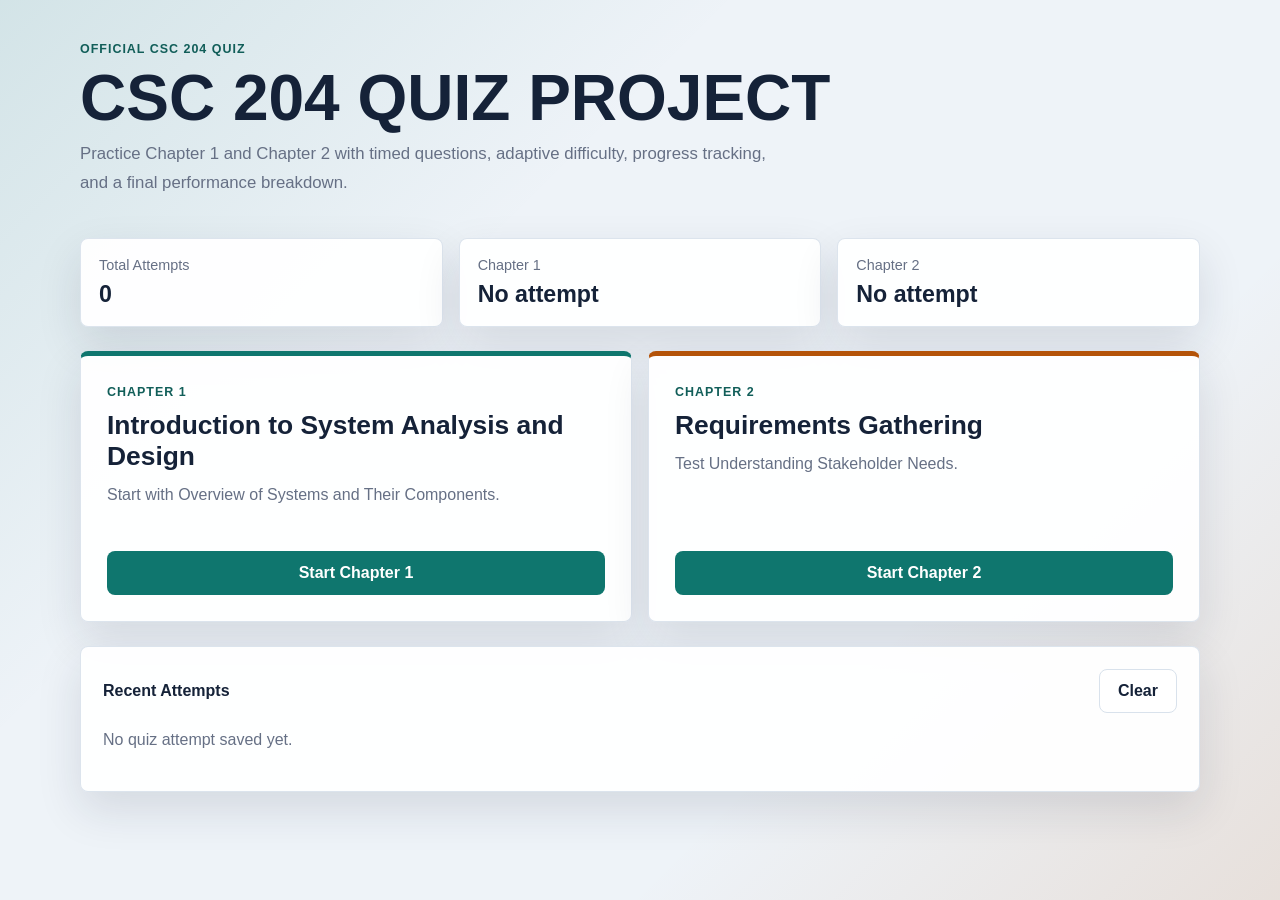
<file: index.html>
<!DOCTYPE html>
<html lang="en">
<head>
  <meta charset="UTF-8">
  <meta name="viewport" content="width=device-width, initial-scale=1.0">
  <title>CSC 204 Chapter Quiz Project</title>
  <link rel="stylesheet" href="style.css">
</head>
<body>
  <main class="shell">
    <section class="dashboard">
      <div class="dashboard-copy">
        <p class="eyebrow">Official CSC 204 Quiz </p>
        <h1>CSC 204 QUIZ PROJECT </h1>
        <p class="lead">Practice Chapter 1 and Chapter 2 with timed questions, adaptive difficulty, progress tracking, and a final performance breakdown.</p>
      </div>

      <div class="stats-grid" id="statsGrid"></div>

      <section class="chapter-grid" aria-label="Select chapter">
        <article class="chapter-card">
          <div>
            <span class="chapter-label">Chapter 1</span>
            <h2>Introduction to System Analysis and Design </h2>
            <p>Start with Overview of Systems and Their Components.</p>
          </div>
          <button class="primary-btn" data-chapter="1">Start Chapter 1</button>
        </article>

        <article class="chapter-card accent">
          <div>
            <span class="chapter-label">Chapter 2</span>
            <h2>Requirements Gathering </h2>
            <p>Test Understanding Stakeholder Needs.</p>
          </div>
          <button class="primary-btn" data-chapter="2">Start Chapter 2</button>
        </article>
      </section>

      <section class="history-panel">
        <div class="section-heading">
          <h2>Recent Attempts</h2>
          <button class="ghost-btn" id="clearHistory">Clear</button>
        </div>
        <div id="historyList" class="history-list"></div>
      </section>
    </section>
  </main>

  <script>
    const statsGrid = document.getElementById("statsGrid");
    const historyList = document.getElementById("historyList");
    const attempts = JSON.parse(localStorage.getItem("quizAttempts") || "[]");

    function chapterBestScore(chapter) {
      const chapterAttempts = attempts.filter(item => item.chapter === chapter);
      if (!chapterAttempts.length) return "No attempt";
      const best = Math.max(...chapterAttempts.map(item => item.percent));
      return best + "% best";
    }

    statsGrid.innerHTML = `
      <div class="stat-card"><span>Total Attempts</span><strong>${attempts.length}</strong></div>
      <div class="stat-card"><span>Chapter 1</span><strong>${chapterBestScore(1)}</strong></div>
      <div class="stat-card"><span>Chapter 2</span><strong>${chapterBestScore(2)}</strong></div>
    `;

    if (attempts.length === 0) {
      historyList.innerHTML = `<p class="muted">No quiz attempt saved yet.</p>`;
    } else {
      historyList.innerHTML = attempts.slice(-5).reverse().map(item => `
        <div class="history-item">
          <div>
            <strong>Chapter ${item.chapter}</strong>
            <span>${item.date}</span>
          </div>
          <b>${item.score}/${item.total} (${item.percent}%)</b>
        </div>
      `).join("");
    }

    document.querySelectorAll("[data-chapter]").forEach(button => {
      button.addEventListener("click", () => {
        localStorage.setItem("selectedChapter", button.dataset.chapter);
        window.location.href = "quiz.html";
      });
    });

    document.getElementById("clearHistory").addEventListener("click", () => {
      localStorage.removeItem("quizAttempts");
      window.location.reload();
    });
  </script>
</body>
</html>
</file>
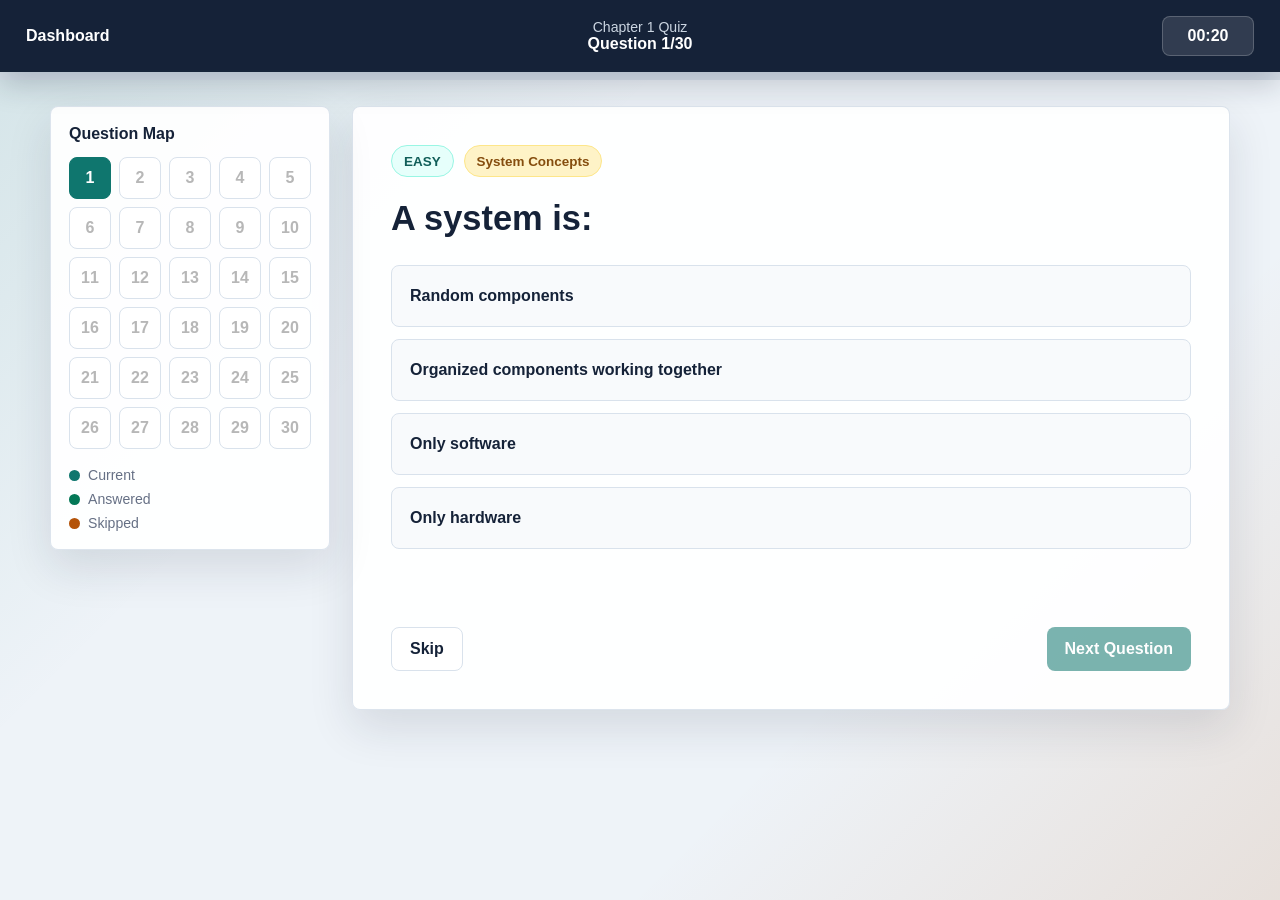
<file: quiz.html>
<!DOCTYPE html>
<html lang="en">
<head>
  <meta charset="UTF-8">
  <meta name="viewport" content="width=device-width, initial-scale=1.0">
  <title>Chapter Quiz</title>
  <link rel="stylesheet" href="style.css">
</head>
<body>
  <header class="exam-bar">
    <a class="back-link" href="index.html">Dashboard</a>
    <div>
      <span id="examTitle">Chapter 1 Quiz </span>
      <strong id="questionCounter">Question 1/30</strong>
    </div>
    <div class="timer" id="timer">00:20</div>
  </header>

  <div class="progress-track" aria-label="Quiz progress">
    <div class="progress-fill" id="progressFill"></div>
  </div>

  <main class="exam-layout">
    <aside class="question-map">
      <div class="section-heading">
        <h2>Question Map</h2>
      </div>
      <div id="questionMap" class="map-grid"></div>
      <div class="legend">
        <span><i class="dot current"></i>Current</span>
        <span><i class="dot answered"></i>Answered</span>
        <span><i class="dot skipped"></i>Skipped</span>
      </div>
    </aside>

    <section class="question-panel" id="quizPanel">
      <div class="question-meta">
        <span id="difficultyBadge">Easy</span>
        <span id="topicBadge">Topic</span>
      </div>
      <h1 id="questionText"></h1>
      <div id="options" class="option-list"></div>
      <div class="feedback" id="feedback"></div>

      <div class="exam-actions">
        <button class="ghost-btn" id="skipBtn">Skip</button>
        <button class="primary-btn" id="nextBtn">Next Question</button>
      </div>
    </section>
  </main>

  <script src="data.js"></script>
  <script src="script.js"></script>
</body>
</html>
</file>
<file: style.css>
:root {
  --bg: #eef3f8;
  --panel: #ffffff;
  --ink: #152238;
  --muted: #667085;
  --line: #d9e2ec;
  --primary: #0f766e;
  --primary-dark: #115e59;
  --accent: #b45309;
  --danger: #b42318;
  --success: #047857;
  --shadow: 0 18px 45px rgba(21, 34, 56, 0.12);
}

* {
  box-sizing: border-box;
}

body {
  margin: 0;
  min-height: 100vh;
  color: var(--ink);
  background:
    linear-gradient(135deg, rgba(15, 118, 110, 0.12), transparent 34%),
    linear-gradient(315deg, rgba(180, 83, 9, 0.12), transparent 30%),
    var(--bg);
  font-family: "Segoe UI", Arial, sans-serif;
}

button,
a {
  font: inherit;
}

.shell {
  width: min(1120px, calc(100% - 32px));
  margin: 0 auto;
  padding: 42px 0;
}

.dashboard {
  display: grid;
  gap: 24px;
}

.dashboard-copy {
  display: grid;
  gap: 10px;
  max-width: 780px;
}

.eyebrow,
.chapter-label {
  margin: 0;
  color: var(--primary-dark);
  font-size: 0.78rem;
  font-weight: 800;
  letter-spacing: 0.08em;
  text-transform: uppercase;
}

h1,
h2,
p {
  margin-top: 0;
}

.dashboard-copy h1 {
  margin-bottom: 0;
  font-size: clamp(2rem, 5vw, 4.2rem);
  line-height: 1;
}

.lead {
  max-width: 700px;
  color: var(--muted);
  font-size: 1.05rem;
  line-height: 1.7;
}

.stats-grid,
.chapter-grid {
  display: grid;
  grid-template-columns: repeat(3, minmax(0, 1fr));
  gap: 16px;
}

.chapter-grid {
  grid-template-columns: repeat(2, minmax(0, 1fr));
}

.stat-card,
.chapter-card,
.history-panel,
.question-panel,
.question-map {
  background: rgba(255, 255, 255, 0.94);
  border: 1px solid rgba(217, 226, 236, 0.9);
  border-radius: 8px;
  box-shadow: var(--shadow);
}

.stat-card {
  padding: 18px;
}

.stat-card span,
.history-item span {
  display: block;
  color: var(--muted);
  font-size: 0.9rem;
}

.stat-card strong {
  display: block;
  margin-top: 8px;
  font-size: 1.45rem;
}

.chapter-card {
  min-height: 270px;
  padding: 26px;
  display: flex;
  flex-direction: column;
  justify-content: space-between;
  gap: 28px;
  border-top: 5px solid var(--primary);
}

.chapter-card.accent {
  border-top-color: var(--accent);
}

.chapter-card h2 {
  margin: 10px 0;
  font-size: 1.65rem;
}

.chapter-card p,
.muted {
  color: var(--muted);
  line-height: 1.6;
}

.primary-btn,
.ghost-btn {
  min-height: 44px;
  border: 0;
  border-radius: 8px;
  padding: 0 18px;
  cursor: pointer;
  font-weight: 800;
  transition: transform 0.18s ease, background 0.18s ease, border-color 0.18s ease;
}

.primary-btn {
  color: #fff;
  background: var(--primary);
}

.primary-btn:hover {
  background: var(--primary-dark);
  transform: translateY(-1px);
}

.primary-btn:disabled {
  cursor: not-allowed;
  opacity: 0.55;
  transform: none;
}

.ghost-btn {
  color: var(--ink);
  background: #fff;
  border: 1px solid var(--line);
}

.ghost-btn:hover {
  border-color: var(--primary);
}

.history-panel {
  padding: 22px;
}

.section-heading {
  display: flex;
  align-items: center;
  justify-content: space-between;
  gap: 16px;
  margin-bottom: 14px;
}

.section-heading h2 {
  margin: 0;
  font-size: 1rem;
}

.history-list {
  display: grid;
  gap: 10px;
}

.history-item {
  display: flex;
  align-items: center;
  justify-content: space-between;
  gap: 14px;
  padding: 14px;
  background: #f8fafc;
  border: 1px solid var(--line);
  border-radius: 8px;
}

.exam-bar {
  position: sticky;
  top: 0;
  z-index: 5;
  min-height: 72px;
  padding: 14px 26px;
  display: grid;
  grid-template-columns: 1fr auto 1fr;
  align-items: center;
  gap: 18px;
  color: #fff;
  background: #152238;
  box-shadow: 0 12px 30px rgba(21, 34, 56, 0.22);
}

.exam-bar > div:nth-child(2) {
  text-align: center;
}

.exam-bar span,
.exam-bar strong {
  display: block;
}

.exam-bar span {
  color: #cbd5e1;
  font-size: 0.88rem;
}

.back-link {
  width: fit-content;
  color: #fff;
  text-decoration: none;
  font-weight: 800;
}

.timer {
  justify-self: end;
  width: 92px;
  padding: 10px 12px;
  text-align: center;
  background: rgba(255, 255, 255, 0.12);
  border: 1px solid rgba(255, 255, 255, 0.2);
  border-radius: 8px;
  font-weight: 900;
}

.timer.warning {
  color: #fee2e2;
  background: rgba(180, 35, 24, 0.28);
}

.progress-track {
  height: 8px;
  background: #d9e2ec;
}

.progress-fill {
  width: 0%;
  height: 100%;
  background: linear-gradient(90deg, var(--primary), var(--accent));
  transition: width 0.3s ease;
}

.exam-layout {
  width: min(1180px, calc(100% - 32px));
  margin: 26px auto;
  display: grid;
  grid-template-columns: 280px minmax(0, 1fr);
  gap: 22px;
  align-items: start;
}

.question-map {
  position: sticky;
  top: 104px;
  padding: 18px;
}

.map-grid {
  display: grid;
  grid-template-columns: repeat(5, 1fr);
  gap: 8px;
}

.map-btn {
  aspect-ratio: 1;
  border: 1px solid var(--line);
  border-radius: 8px;
  background: #fff;
  cursor: pointer;
  font-weight: 800;
}

.map-btn.current {
  color: #fff;
  background: var(--primary);
  border-color: var(--primary);
}

.map-btn.answered {
  color: #fff;
  background: var(--success);
  border-color: var(--success);
}

.map-btn.skipped {
  color: #fff;
  background: var(--accent);
  border-color: var(--accent);
}

.legend {
  display: grid;
  gap: 8px;
  margin-top: 18px;
  color: var(--muted);
  font-size: 0.88rem;
}

.legend span {
  display: flex;
  align-items: center;
  gap: 8px;
}

.dot {
  width: 11px;
  height: 11px;
  border-radius: 50%;
  display: inline-block;
}

.dot.current {
  background: var(--primary);
}

.dot.answered {
  background: var(--success);
}

.dot.skipped {
  background: var(--accent);
}

.question-panel {
  min-height: 560px;
  padding: clamp(22px, 4vw, 38px);
  animation: fadeIn 0.28s ease;
}

.question-meta {
  display: flex;
  flex-wrap: wrap;
  gap: 10px;
  margin-bottom: 18px;
}

.question-meta span,
.result-pill {
  display: inline-flex;
  align-items: center;
  min-height: 32px;
  padding: 0 12px;
  color: var(--primary-dark);
  background: #e6fffb;
  border: 1px solid #99f6e4;
  border-radius: 999px;
  font-size: 0.84rem;
  font-weight: 800;
}

#topicBadge {
  color: #854d0e;
  background: #fef3c7;
  border-color: #fde68a;
}

#questionText {
  margin-bottom: 24px;
  font-size: clamp(1.45rem, 3vw, 2.15rem);
  line-height: 1.35;
}

.option-list {
  display: grid;
  gap: 12px;
}

.option-btn {
  width: 100%;
  min-height: 62px;
  padding: 16px 18px;
  text-align: left;
  color: var(--ink);
  background: #f8fafc;
  border: 1px solid var(--line);
  border-radius: 8px;
  cursor: pointer;
  font-weight: 700;
  line-height: 1.4;
  transition: transform 0.18s ease, border-color 0.18s ease, background 0.18s ease;
}

.option-btn:hover {
  border-color: var(--primary);
  transform: translateX(3px);
}

.option-btn.correct {
  color: var(--success);
  background: #ecfdf5;
  border-color: #34d399;
}

.option-btn.wrong {
  color: var(--danger);
  background: #fef3f2;
  border-color: #f97066;
}

.option-btn:disabled {
  cursor: not-allowed;
  transform: none;
}

.feedback {
  min-height: 36px;
  margin-top: 16px;
  color: var(--muted);
  font-weight: 700;
}

.exam-actions {
  margin-top: 26px;
  display: flex;
  justify-content: space-between;
  gap: 14px;
}

.result-grid {
  display: grid;
  grid-template-columns: repeat(3, minmax(0, 1fr));
  gap: 12px;
  margin: 20px 0;
}

.topic-list {
  display: grid;
  gap: 10px;
  margin: 16px 0 24px;
}

.topic-row {
  display: grid;
  grid-template-columns: 1fr auto;
  gap: 14px;
  padding: 14px;
  background: #f8fafc;
  border: 1px solid var(--line);
  border-radius: 8px;
}

@keyframes fadeIn {
  from {
    opacity: 0;
    transform: translateY(8px);
  }
  to {
    opacity: 1;
    transform: translateY(0);
  }
}

@media (max-width: 850px) {
  .stats-grid,
  .chapter-grid,
  .result-grid,
  .exam-layout {
    grid-template-columns: 1fr;
  }

  .exam-bar {
    grid-template-columns: 1fr;
    justify-items: start;
  }

  .exam-bar > div:nth-child(2) {
    text-align: left;
  }

  .timer {
    justify-self: start;
  }

  .question-map {
    position: static;
  }

  .map-grid {
    grid-template-columns: repeat(10, 1fr);
  }
}

@media (max-width: 520px) {
  .shell,
  .exam-layout {
    width: min(100% - 20px, 1180px);
  }

  .map-grid {
    grid-template-columns: repeat(5, 1fr);
  }

  .history-item,
  .exam-actions,
  .topic-row {
    flex-direction: column;
    align-items: stretch;
  }
}
</file>
